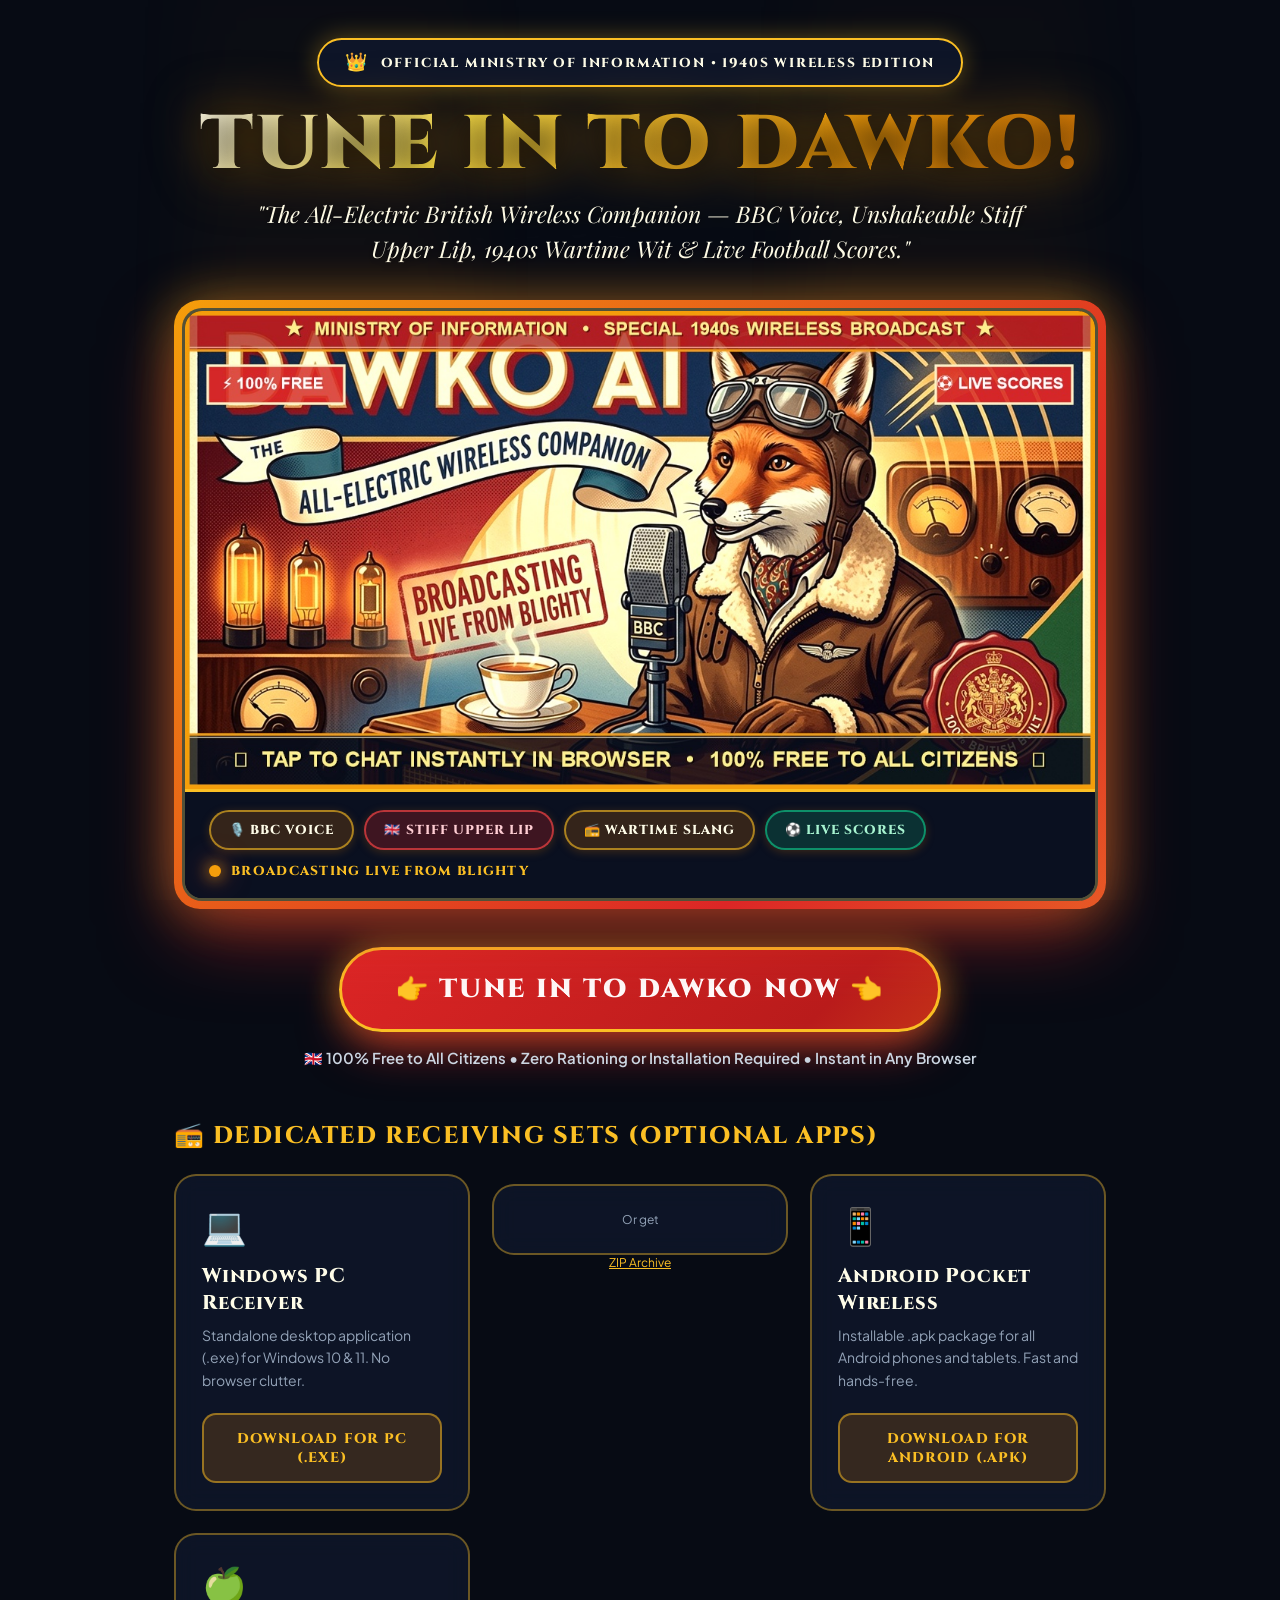
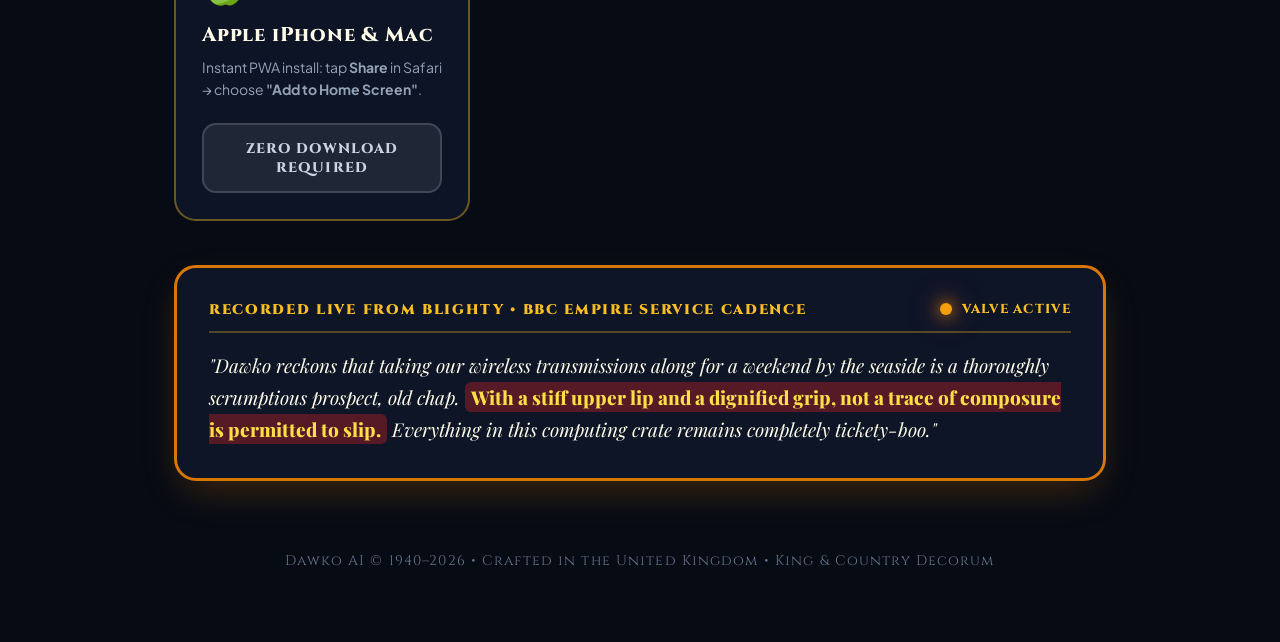
<file: dawko/index.html>
<!DOCTYPE html>
<html lang="en">
<head>
  <meta charset="UTF-8">
  <meta name="viewport" content="width=device-width, initial-scale=1.0">
  <title>Dawko AI — The 1940s British Wireless Companion</title>
  <meta name="description" content="TUNE IN TO DAWKO AI! The legendary 1940s British wireless companion with BBC voice, wartime banter, live football scores, and razor-sharp intellect. Tap to chat free instantly!">

  <!-- Open Graph / Facebook -->
  <meta property="og:type" content="website">
  <meta property="og:url" content="https://dawko77.github.io/dawko/">
  <meta property="og:title" content="TUNE IN TO DAWKO AI! 🇬🇧 The 1940s British Wireless Companion">
  <meta property="og:description" content="★ 100% FREE TO ALL CITIZENS ★ Authentic BBC voice, wartime banter, real-time live scores, and stiff upper lip composure. Tap here to chat immediately — zero install required!">
  <meta property="og:image" content="https://dawko77.github.io/dawko/og-banner.jpg">
  <meta property="og:image:secure_url" content="https://dawko77.github.io/dawko/og-banner.jpg">
  <meta property="og:image:type" content="image/jpeg">
  <meta property="og:image:width" content="1200">
  <meta property="og:image:height" content="630">
  <meta property="og:image:alt" content="Dawko AI High-Impact 1940s British Wireless Advert Poster">
  <meta property="og:site_name" content="Dawko AI">
  <meta property="og:locale" content="en_GB">

  <!-- Twitter Card -->
  <meta name="twitter:card" content="summary_large_image">
  <meta name="twitter:url" content="https://dawko77.github.io/dawko/">
  <meta name="twitter:title" content="TUNE IN TO DAWKO AI! 🇬🇧 The 1940s British Wireless Companion">
  <meta name="twitter:description" content="Authentic BBC voice, wartime slang, and live football scores. Tap to chat free with zero install!">
  <meta name="twitter:image" content="https://dawko77.github.io/dawko/og-banner.jpg">

  <!-- Fonts -->
  <link rel="preconnect" href="https://fonts.googleapis.com">
  <link rel="preconnect" href="https://fonts.gstatic.com" crossorigin>
  <link href="https://fonts.googleapis.com/css2?family=Cinzel:wght@700;800;900&family=Playfair+Display:ital,wght@0,700;0,900;1,700&family=Plus+Jakarta+Sans:wght@500;600;700;800&display=swap" rel="stylesheet">
  
  <style>
    * { box-sizing: border-box; margin: 0; padding: 0; }
    
    :root {
      --navy-deep: #070b14;
      --navy-card: #0f172a;
      --pillarbox-red: #dc2626;
      --red-bright: #ef4444;
      --gold-deep: #d97706;
      --gold-bright: #fbbf24;
      --gold-light: #fef08a;
      --cream: #fefce8;
      --emerald: #10b981;
    }

    body {
      background-color: var(--navy-deep);
      color: #f1f5f9;
      font-family: 'Plus Jakarta Sans', -apple-system, sans-serif;
      min-height: 100vh;
      display: flex;
      flex-direction: column;
      align-items: center;
      position: relative;
      overflow-x: hidden;
    }

    /* Dramatic 1940s London Searchlights in the Sky */
    .searchlights {
      position: fixed;
      inset: 0;
      pointer-events: none;
      z-index: 0;
      overflow: hidden;
    }
    .searchlight {
      position: absolute;
      bottom: -100px;
      width: 280px;
      height: 140vh;
      background: linear-gradient(to top, rgba(254, 240, 138, 0.12) 0%, rgba(217, 119, 6, 0.05) 50%, transparent 100%);
      transform-origin: bottom center;
      filter: blur(35px);
    }
    .sl-left {
      left: 15%;
      animation: sweepLeft 9s ease-in-out infinite alternate;
    }
    .sl-right {
      right: 15%;
      animation: sweepRight 11s ease-in-out infinite alternate;
    }
    @keyframes sweepLeft {
      0% { transform: rotate(-25deg); opacity: 0.2; }
      50% { transform: rotate(-5deg); opacity: 0.45; }
      100% { transform: rotate(18deg); opacity: 0.25; }
    }
    @keyframes sweepRight {
      0% { transform: rotate(20deg); opacity: 0.25; }
      50% { transform: rotate(2deg); opacity: 0.5; }
      100% { transform: rotate(-22deg); opacity: 0.2; }
    }

    .container {
      width: 100%;
      max-width: 980px;
      padding: 38px 24px 60px;
      margin: 0 auto;
      position: relative;
      z-index: 1;
    }

    /* Top Ministry Stamp */
    .stamp-wrapper {
      text-align: center;
      margin-bottom: 20px;
    }
    .vintage-stamp {
      display: inline-flex;
      align-items: center;
      gap: 12px;
      padding: 10px 26px;
      border-radius: 9999px;
      background: rgba(15, 23, 42, 0.95);
      border: 2px solid var(--gold-bright);
      color: var(--cream);
      font-family: 'Cinzel', serif;
      font-size: 13px;
      font-weight: 800;
      letter-spacing: 0.14em;
      text-transform: uppercase;
      box-shadow: 0 0 25px rgba(251, 191, 36, 0.35);
    }
    .crown-icon {
      color: var(--gold-bright);
      font-size: 18px;
    }

    /* High-Impact Headline */
    h1 {
      font-family: 'Cinzel', serif;
      font-size: clamp(42px, 7.5vw, 76px);
      font-weight: 900;
      line-height: 1.0;
      letter-spacing: 0.03em;
      text-align: center;
      color: #ffffff;
      margin-bottom: 14px;
      text-transform: uppercase;
      text-shadow: 0 4px 30px rgba(0, 0, 0, 0.8);
    }
    h1 .gold-title {
      color: var(--gold-bright);
      background: linear-gradient(135deg, #fffbeb 0%, #fde047 30%, #f59e0b 70%, #d97706 100%);
      -webkit-background-clip: text;
      -webkit-text-fill-color: transparent;
      filter: drop-shadow(0 0 25px rgba(245, 158, 11, 0.5));
    }

    .lead {
      font-family: 'Playfair Display', Georgia, serif;
      font-size: clamp(18px, 2.4vw, 23px);
      line-height: 1.5;
      color: var(--cream);
      text-align: center;
      max-width: 780px;
      margin: 0 auto 34px;
      font-style: italic;
      text-shadow: 0 2px 10px rgba(0, 0, 0, 0.8);
    }

    /* High-Impact Showstopper Poster Frame */
    .poster-frame-wrapper {
      position: relative;
      margin: 0 auto 38px;
      border-radius: 26px;
      padding: 8px;
      background: linear-gradient(135deg, #f59e0b, #dc2626, #fbbf24, #1e3a8a, #f59e0b);
      background-size: 300% 300%;
      animation: borderGlow 6s ease infinite;
      box-shadow: 0 30px 80px -10px rgba(220, 38, 38, 0.6), 0 0 50px rgba(251, 191, 36, 0.45);
      transition: transform 0.3s ease, box-shadow 0.3s ease;
    }
    @keyframes borderGlow {
      0% { background-position: 0% 50%; }
      50% { background-position: 100% 50%; }
      100% { background-position: 0% 50%; }
    }
    .poster-frame-wrapper:hover {
      transform: translateY(-5px) scale(1.01);
      box-shadow: 0 40px 100px -10px rgba(220, 38, 38, 0.8), 0 0 70px rgba(251, 191, 36, 0.65);
    }
    .poster-card {
      position: relative;
      border-radius: 20px;
      overflow: hidden;
      background: #070b14;
      border: 3px solid rgba(254, 240, 138, 0.3);
    }
    .poster-banner-img {
      width: 100%;
      height: auto;
      display: block;
      transition: transform 0.4s ease;
    }
    .poster-card:hover .poster-banner-img {
      transform: scale(1.02);
    }
    
    /* Authentic Period Badges Strip */
    .poster-footer-strip {
      background: rgba(11, 17, 33, 0.98);
      border-top: 3px solid var(--gold-bright);
      padding: 18px 24px;
      display: flex;
      flex-wrap: wrap;
      align-items: center;
      justify-content: space-between;
      gap: 12px;
    }
    .strip-badges {
      display: flex;
      flex-wrap: wrap;
      gap: 10px;
    }
    .vintage-pill {
      display: inline-flex;
      align-items: center;
      gap: 8px;
      padding: 9px 18px;
      border-radius: 9999px;
      font-family: 'Cinzel', serif;
      font-size: 13px;
      font-weight: 800;
      letter-spacing: 0.08em;
      text-transform: uppercase;
      border: 2px solid rgba(251, 191, 36, 0.6);
      background: rgba(217, 119, 6, 0.2);
      color: var(--cream);
      box-shadow: 0 2px 10px rgba(217, 119, 6, 0.25);
    }
    .vintage-pill.crimson {
      border-color: rgba(239, 68, 68, 0.7);
      background: rgba(220, 38, 38, 0.25);
      color: #fecdd3;
    }
    .vintage-pill.green {
      border-color: rgba(16, 185, 129, 0.7);
      background: rgba(16, 185, 129, 0.2);
      color: #a7f3d0;
    }

    .valve-glow {
      display: inline-flex;
      align-items: center;
      gap: 10px;
      font-family: 'Cinzel', serif;
      font-size: 13px;
      color: var(--gold-bright);
      font-weight: 800;
      letter-spacing: 0.1em;
    }
    .valve-dot {
      width: 12px;
      height: 12px;
      border-radius: 50%;
      background: #f59e0b;
      box-shadow: 0 0 15px #f59e0b, 0 0 30px #ef4444;
      animation: pulseValve 1.8s infinite ease-in-out;
    }
    @keyframes pulseValve {
      0%, 100% { opacity: 1; transform: scale(1); }
      50% { opacity: 0.4; transform: scale(1.4); }
    }

    /* Giant High-Visibility Pulsing Launch Button */
    .cta-container {
      text-align: center;
      margin-bottom: 52px;
    }
    .btn-launch-giant {
      display: inline-flex;
      align-items: center;
      justify-content: center;
      gap: 16px;
      background: linear-gradient(135deg, #dc2626 0%, #b91c1c 40%, #f59e0b 100%);
      background-size: 200% 200%;
      animation: borderGlow 4s ease infinite;
      border: 3px solid var(--gold-bright);
      color: #ffffff;
      font-family: 'Cinzel', serif;
      font-size: clamp(20px, 2.8vw, 26px);
      font-weight: 900;
      letter-spacing: 0.08em;
      text-transform: uppercase;
      padding: 22px 54px;
      border-radius: 9999px;
      text-decoration: none;
      box-shadow: 0 20px 50px -10px rgba(220, 38, 38, 0.8), 0 0 35px rgba(251, 191, 36, 0.5);
      transition: all 0.25s ease;
      cursor: pointer;
    }
    .btn-launch-giant:hover {
      transform: translateY(-4px) scale(1.03);
      box-shadow: 0 30px 70px -10px rgba(220, 38, 38, 1.0), 0 0 50px rgba(251, 191, 36, 0.8);
      color: var(--cream);
    }
    .cta-subnote {
      margin-top: 16px;
      font-size: 15px;
      color: #cbd5e1;
      font-weight: 600;
    }

    /* Download Options Grid */
    .section-title {
      font-family: 'Cinzel', serif;
      font-size: 24px;
      font-weight: 800;
      color: var(--gold-bright);
      margin-bottom: 22px;
      display: flex;
      align-items: center;
      gap: 12px;
      letter-spacing: 0.06em;
      text-transform: uppercase;
    }
    .download-grid {
      display: grid;
      grid-template-columns: repeat(auto-fit, minmax(280px, 1fr));
      gap: 22px;
      margin-bottom: 44px;
    }
    .download-card {
      background: rgba(15, 23, 42, 0.85);
      border: 2px solid rgba(251, 191, 36, 0.4);
      border-radius: 22px;
      padding: 26px;
      text-decoration: none;
      color: inherit;
      display: flex;
      flex-direction: column;
      justify-content: space-between;
      transition: all 0.25s ease;
      backdrop-filter: blur(12px);
    }
    .download-card:hover {
      background: rgba(30, 41, 59, 0.95);
      border-color: var(--gold-bright);
      transform: translateY(-5px);
      box-shadow: 0 20px 40px -10px rgba(251, 191, 36, 0.4);
    }
    .card-icon {
      font-size: 36px;
      margin-bottom: 14px;
    }
    .card-title {
      font-family: 'Cinzel', serif;
      font-size: 20px;
      font-weight: 800;
      color: var(--cream);
      margin-bottom: 8px;
      letter-spacing: 0.04em;
    }
    .card-desc {
      font-size: 14px;
      line-height: 1.6;
      color: #94a3b8;
      margin-bottom: 22px;
    }
    .card-btn {
      display: block;
      width: 100%;
      text-align: center;
      padding: 14px;
      border-radius: 14px;
      background: rgba(217, 119, 6, 0.2);
      color: var(--gold-bright);
      border: 2px solid rgba(251, 191, 36, 0.5);
      font-family: 'Cinzel', serif;
      font-weight: 800;
      font-size: 14px;
      letter-spacing: 0.08em;
      text-transform: uppercase;
      transition: all 0.2s ease;
    }
    .download-card:hover .card-btn {
      background: var(--gold-bright);
      color: #070b14;
      box-shadow: 0 0 25px rgba(251, 191, 36, 0.7);
    }

    /* Live Banter Showcase */
    .quote-box {
      background: rgba(15, 23, 42, 0.9);
      border: 3px solid var(--gold-deep);
      border-radius: 22px;
      padding: 32px;
      margin-bottom: 38px;
      box-shadow: 0 15px 40px -10px rgba(217, 119, 6, 0.3);
    }
    .quote-head {
      display: flex;
      align-items: center;
      justify-content: space-between;
      margin-bottom: 16px;
      border-bottom: 2px solid rgba(251, 191, 36, 0.3);
      padding-bottom: 12px;
    }
    .quote-title {
      font-family: 'Cinzel', serif;
      font-size: 14px;
      font-weight: 900;
      text-transform: uppercase;
      letter-spacing: 0.12em;
      color: var(--gold-bright);
    }
    .quote-text {
      font-family: 'Playfair Display', Georgia, serif;
      font-size: 19px;
      line-height: 1.7;
      color: var(--cream);
      font-style: italic;
    }
    .quote-rhyme {
      color: #fde047;
      font-weight: 800;
      font-style: normal;
      background: rgba(220, 38, 38, 0.35);
      padding: 2px 6px;
      border-radius: 6px;
    }

    footer {
      text-align: center;
      padding: 32px 0 12px;
      font-size: 14px;
      color: #64748b;
      font-family: 'Cinzel', serif;
      letter-spacing: 0.08em;
    }

    /* Ultra-Responsive Mobile & Tablet Optimization */
    @media (max-width: 640px) {
      .container {
        padding: 24px 16px 44px;
      }
      .vintage-stamp {
        padding: 8px 16px;
        font-size: 11px;
        letter-spacing: 0.08em;
        gap: 8px;
      }
      .crown-icon { font-size: 15px; }
      h1 {
        font-size: clamp(28px, 8.5vw, 42px);
        margin-bottom: 10px;
      }
      .lead {
        font-size: 15px;
        line-height: 1.5;
        margin-bottom: 22px;
      }
      .poster-frame-wrapper {
        padding: 4px;
        border-radius: 18px;
        margin-bottom: 24px;
        box-shadow: 0 15px 40px -5px rgba(220, 38, 38, 0.6), 0 0 25px rgba(251, 191, 36, 0.4);
      }
      .poster-card {
        border-radius: 14px;
        border-width: 2px;
      }
      .poster-footer-strip {
        padding: 14px 12px;
        flex-direction: column;
        align-items: center;
        gap: 12px;
        text-align: center;
      }
      .strip-badges {
        justify-content: center;
        gap: 6px;
      }
      .vintage-pill {
        padding: 6px 12px;
        font-size: 11px;
        letter-spacing: 0.04em;
      }
      .valve-glow {
        font-size: 11px;
      }
      .cta-container {
        margin-bottom: 38px;
      }
      .btn-launch-giant {
        width: 100%;
        max-width: 100%;
        padding: 18px 16px;
        font-size: 17px;
        letter-spacing: 0.04em;
        border-radius: 16px;
        box-sizing: border-box;
        box-shadow: 0 15px 35px -8px rgba(220, 38, 38, 0.9), 0 0 25px rgba(251, 191, 36, 0.6);
      }
      .cta-subnote {
        font-size: 13px;
        line-height: 1.4;
      }
      .section-title {
        font-size: 19px;
        margin-bottom: 16px;
      }
      .download-grid {
        grid-template-columns: 1fr;
        gap: 16px;
        margin-bottom: 32px;
      }
      .download-card {
        padding: 20px 18px;
      }
      .card-title {
        font-size: 18px;
      }
      .card-btn {
        padding: 12px;
        font-size: 13px;
      }
      .quote-box {
        padding: 20px 16px;
        margin-bottom: 28px;
      }
      .quote-text {
        font-size: 16px;
        line-height: 1.6;
      }
      .sl-left { width: 140px; }
      .sl-right { width: 140px; }
    }

    /* Tablet Polish (641px - 1024px) */
    @media (min-width: 641px) and (max-width: 1024px) {
      .container { padding: 32px 20px 50px; }
      .btn-launch-giant { padding: 20px 38px; font-size: 21px; }
    }
  </style>

</head>
<body>
  <!-- 1940s London Searchlights in the Night Sky -->
  <div class="searchlights">
    <div class="searchlight sl-left"></div>
    <div class="searchlight sl-right"></div>
  </div>

  <div class="container">
    <div class="stamp-wrapper">
      <div class="vintage-stamp">
        <span class="crown-icon">👑</span>
        Official Ministry of Information • 1940s Wireless Edition
      </div>
    </div>
    
    <h1><span class="gold-title">TUNE IN TO DAWKO!</span></h1>
    <p class="lead">
      "The All-Electric British Wireless Companion — BBC Voice, Unshakeable Stiff Upper Lip, 1940s Wartime Wit & Live Football Scores."
    </p>

    <!-- High-Impact Showstopper Poster Frame -->
    <div class="poster-frame-wrapper">
      <div class="poster-card">
        <img src="og-banner.jpg" alt="Dawko AI High-Impact 1940s Advert Poster" class="poster-banner-img" />
        <div class="poster-footer-strip">
          <div class="strip-badges">
            <span class="vintage-pill">🎙️ BBC Voice</span>
            <span class="vintage-pill crimson">🇬🇧 Stiff Upper Lip</span>
            <span class="vintage-pill">📻 Wartime Slang</span>
            <span class="vintage-pill green">⚽ Live Scores</span>
          </div>
          <div class="valve-glow">
            <span class="valve-dot"></span> BROADCASTING LIVE FROM BLIGHTY
          </div>
        </div>
      </div>
    </div>

    <!-- Giant High-Visibility Pulsing Launch Button -->
    <div class="cta-container">
      <a href="https://dawko-ai-1.onrender.com/" class="btn-launch-giant">
        <span>👉 TUNE IN TO DAWKO NOW 👈</span>
      </a>
      <div class="cta-subnote">
        🇬🇧 100% Free to All Citizens • Zero Rationing or Installation Required • Instant in Any Browser
      </div>
    </div>

    <!-- Download Options Section -->
    <div class="section-title">📻 Dedicated Receiving Sets (Optional Apps)</div>
    <div class="download-grid">
      <!-- Windows PC -->
      <a href="Dawko-AI-Windows.exe" download="Dawko-AI-Windows.exe" class="download-card">
        <div>
          <div class="card-icon">💻</div>
          <div class="card-title">Windows PC Receiver</div>
          <div class="card-desc">Standalone desktop application (.exe) for Windows 10 & 11. No browser clutter.</div>
        </div>
        <div class="card-btn">Download for PC (.exe)</div>
        <div style="margin-top: 10px; font-size: 12px; color: #94a3b8; text-align: center;">
          Or get <a href="Dawko-AI-Windows.zip" download style="color: var(--gold-bright); text-decoration: underline;">ZIP Archive</a>
        </div>
      </a>

      <!-- Android -->
      <a href="Dawko-AI-Android.apk" download="Dawko-AI-Android.apk" class="download-card">
        <div>
          <div class="card-icon">📱</div>
          <div class="card-title">Android Pocket Wireless</div>
          <div class="card-desc">Installable .apk package for all Android phones and tablets. Fast and hands-free.</div>
        </div>
        <div class="card-btn">Download for Android (.apk)</div>
      </a>

      <!-- Apple iOS -->
      <div class="download-card">
        <div>
          <div class="card-icon">🍏</div>
          <div class="card-title">Apple iPhone & Mac</div>
          <div class="card-desc">Instant PWA install: tap <strong>Share</strong> in Safari &rarr; choose <strong>"Add to Home Screen"</strong>.</div>
        </div>
        <div class="card-btn" style="background: rgba(255, 255, 255, 0.08); color: #cbd5e1; border-color: rgba(255, 255, 255, 0.15);">Zero Download Required</div>
      </div>
    </div>

    <!-- Live Banter Showcase -->
    <div class="quote-box">
      <div class="quote-head">
        <div class="quote-title">Recorded Live from Blighty • BBC Empire Service Cadence</div>
        <div class="valve-glow">
          <span class="valve-dot"></span> VALVE ACTIVE
        </div>
      </div>
      <p class="quote-text">
        "Dawko reckons that taking our wireless transmissions along for a weekend by the seaside is a thoroughly scrumptious prospect, old chap. <span class="quote-rhyme">With a stiff upper lip and a dignified grip, not a trace of composure is permitted to slip.</span> Everything in this computing crate remains completely tickety-boo."
      </p>
    </div>

    <footer>
      Dawko AI &copy; 1940–2026 • Crafted in the United Kingdom • King & Country Decorum
    </footer>
  </div>
</body>
</html>
</file>
